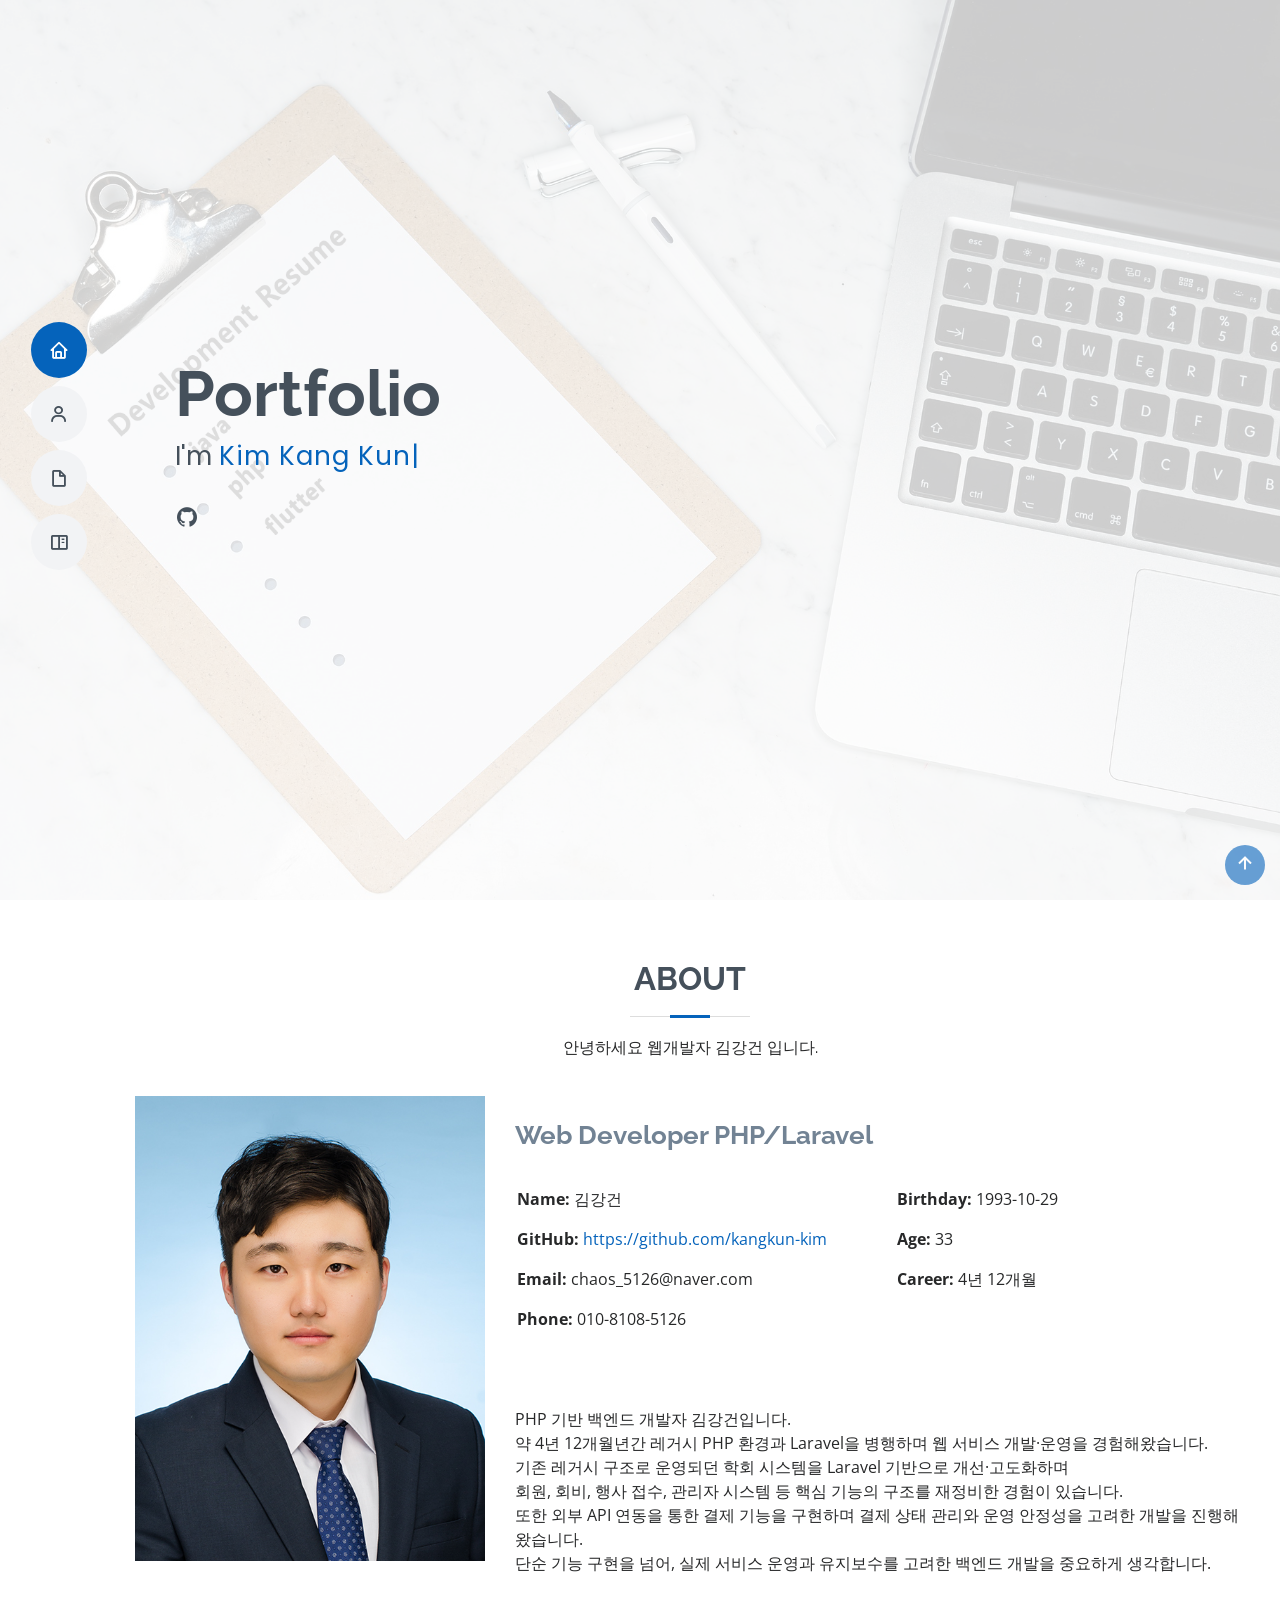
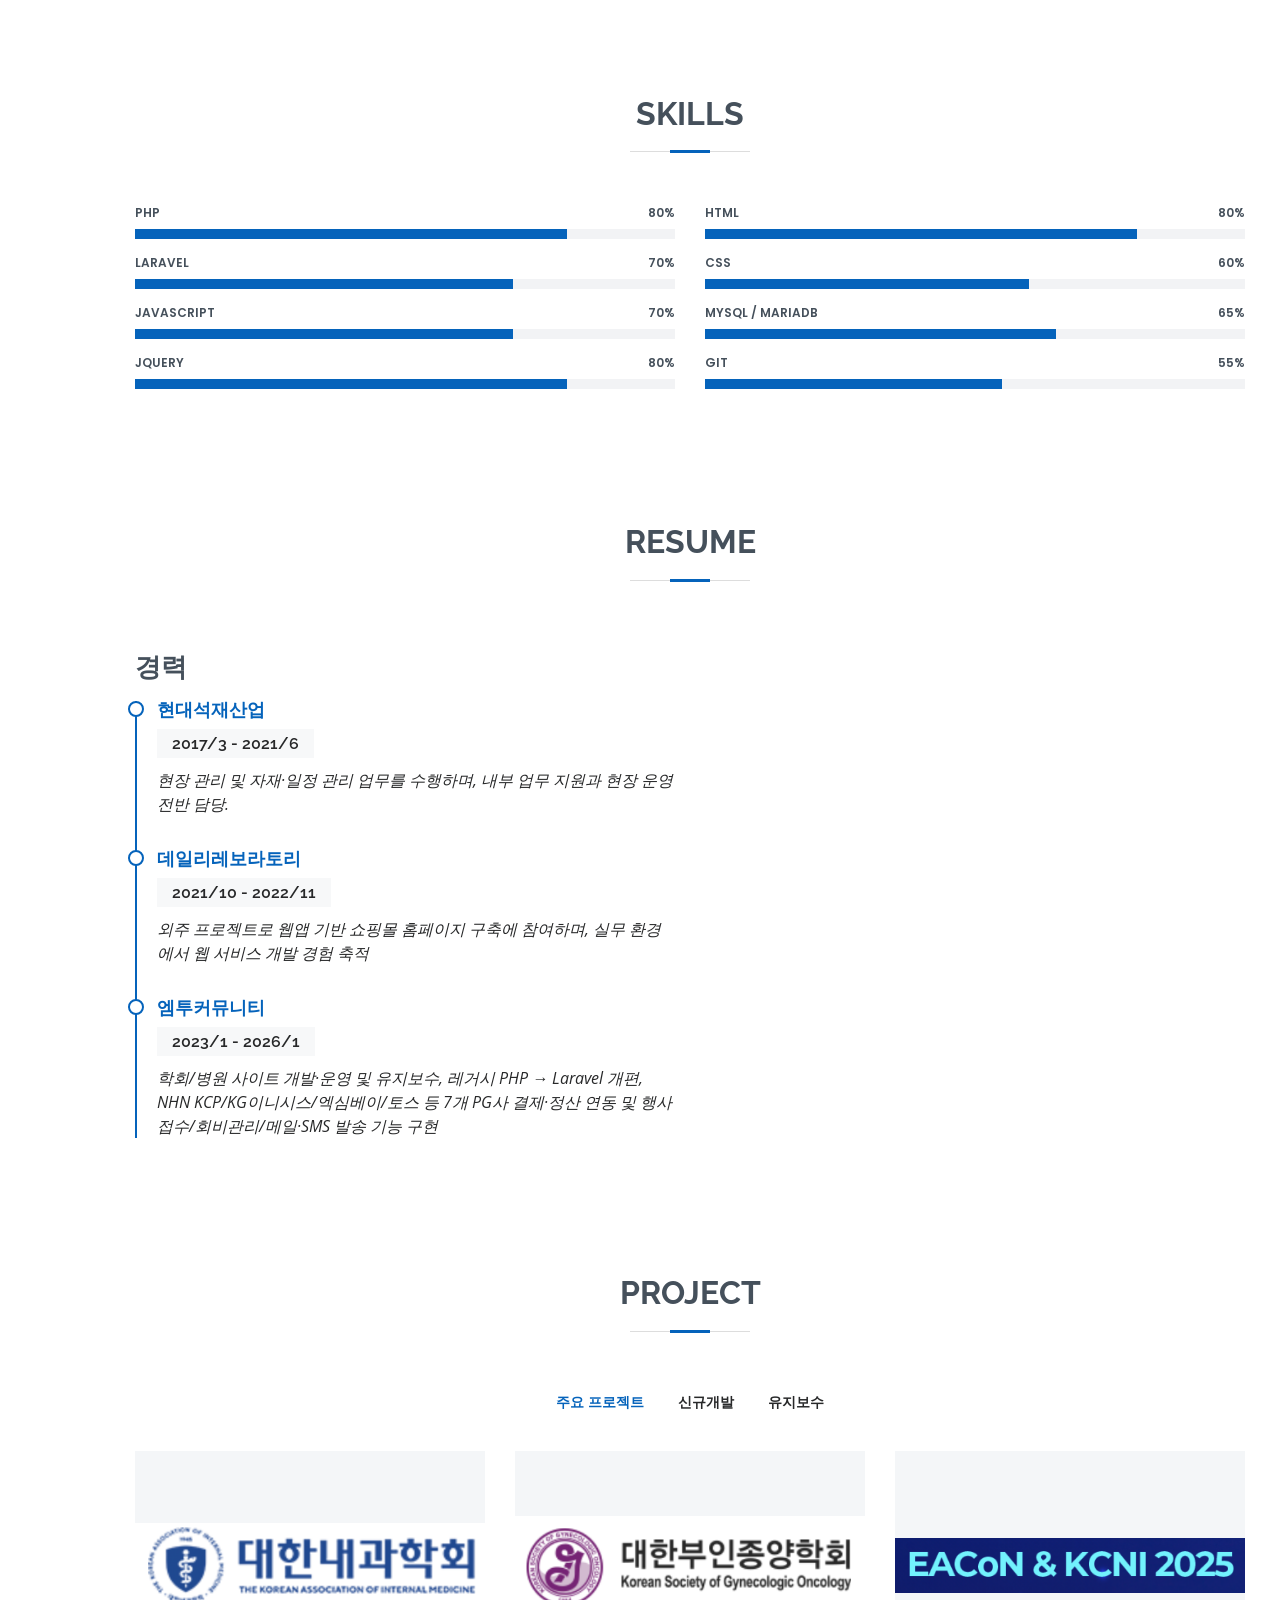
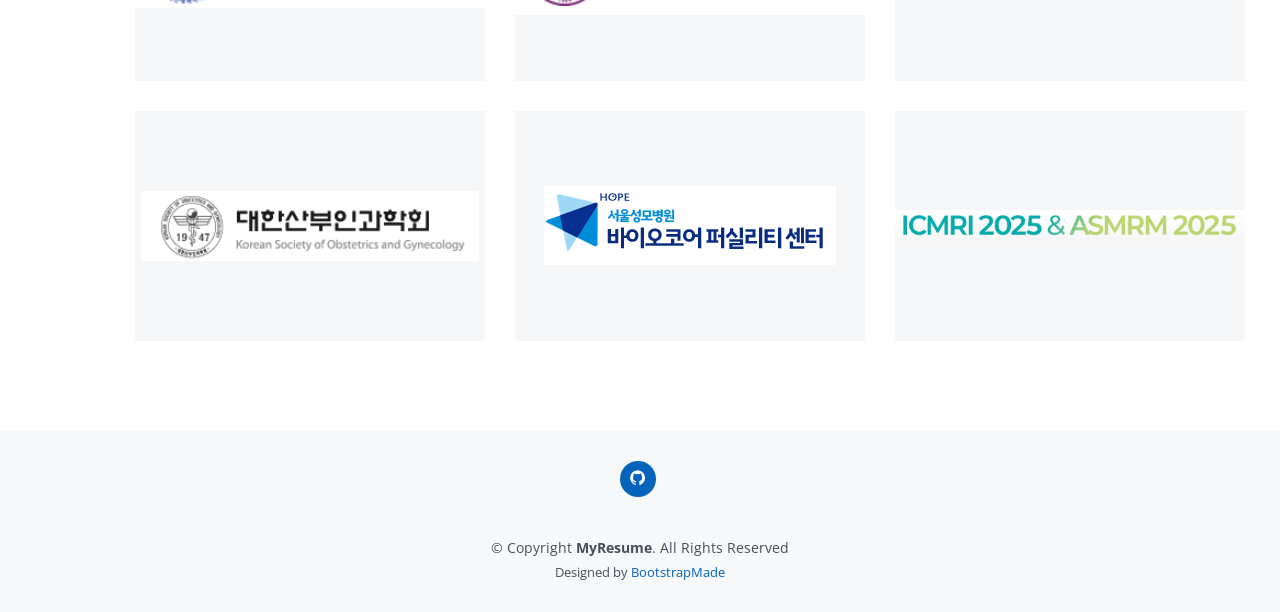
<file: index.html>
<!DOCTYPE html>
<html lang="kr">

<head>
    <meta charset="utf-8">
    <meta content="width=device-width, initial-scale=1.0" name="viewport">

    <title>Portfolio</title>
    <meta content="" name="description">
    <meta content="" name="keywords">

    <meta property="og:title" content="Portfolio" />
    <meta property="og:url" content="http://www.asufi.tk/" />
    <meta property="og:type" content="website" />
    <meta property="og:image" content="./img/hero-bg.png" />
    <meta property="og:title" content="Portfolio" />
    <meta property="og:description" content="Developer Portfolio" />

    <!-- Favicons -->
    <link href="./img/favicon.png" rel="icon">
    <link href="./img/apple-touch-icon.png" rel="apple-touch-icon">

    <!-- Google Fonts -->
    <link
        href="https://fonts.googleapis.com/css?family=Open+Sans:300,300i,400,400i,600,600i,700,700i|Raleway:300,300i,400,400i,500,500i,600,600i,700,700i|Poppins:300,300i,400,400i,500,500i,600,600i,700,700i"
        rel="stylesheet">

    <!-- Vendor CSS Files -->
    <link href="./vendor/bootstrap/css/bootstrap.min.css" rel="stylesheet">
    <link href="./vendor/icofont/icofont.min.css" rel="stylesheet">
    <link href="./vendor/boxicons/css/boxicons.min.css" rel="stylesheet">
    <link href="./vendor/venobox/venobox.css" rel="stylesheet">
    <link href="./vendor/owl.carousel/assets/owl.carousel.min.css" rel="stylesheet">
    <link href="./vendor/aos/aos.css" rel="stylesheet">

    <!-- Template Main CSS File -->
    <link href="./css/style.css" rel="stylesheet">

    <style>
        .portfolio-wrap > img {
            width: 100%;
            max-height: 135.93px;
        }

        .thumb-box {
            width: 100%;
            height: 230px;
            display: flex;
            align-items: center;
            justify-content: center;
            background: #f4f6f8;
        }

        .thumb-box img {
            max-width: 100%;
            max-height: 100%;
            object-fit: contain;
        }
    </style>

    <!-- jquery -->
    <script src="https://ajax.googleapis.com/ajax/libs/jquery/3.5.1/jquery.min.js"></script>
</head>

<body>
    <!-- ======= Mobile nav toggle button ======= -->
    <i class="bi bi-list mobile-nav-toggle d-xl-none"></i>
    <!-- ======= Header ======= -->
    <header id="header" class="d-flex flex-column justify-content-center">

        <nav id="navbar" class="navbar nav-menu">
            <ul>
                <li>
                    <a href="#hero" class="nav-link scrollto active">
                        <i class="bx bx-home"></i>
                        <span>Home</span>
                    </a>
                </li>
                <li>
                    <a href="#about" class="nav-link scrollto">
                        <i class="bx bx-user"></i>
                        <span>About</span>
                    </a>
                </li>
                <li>
                    <a href="#resume" class="nav-link scrollto">
                        <i class="bx bx-file-blank"></i>
                        <span>Resume</span>
                    </a>
                </li>
                <li>
                    <a href="#portfolio" class="nav-link scrollto">
                        <i class="bx bx-book-content"></i>
                        <span>Project</span>
                    </a>
                </li>
            </ul>
        </nav>
        <!-- .nav-menu -->
    </header>
    <!-- End Header -->

    <!-- ======= Hero Section ======= -->
    <section id="hero" class="d-flex flex-column justify-content-center">
        <div class="container" data-aos="zoom-in" data-aos-delay="100">
            <h1>Portfolio</h1>
            <p>I'm <span class="typed" id="typed-text"></span></p>

            <div class="social-links" id="hero-social-links">
            </div>
        </div>
    </section>
    <!-- End Hero -->

    <main id="main">
        <!-- ======= About Section ======= -->
        <section id="about" class="about">
            <div class="container" data-aos="fade-up">

                <div class="section-title">
                    <h2>About</h2>
                    <h6 id="about-greeting"></h6>
                </div>

                <div class="row">
                    <div class="col-lg-4">
                        <img src="./img/profile-img.jpg" class="img-fluid" alt="">
                    </div>
                    <div class="col-lg-8 pt-4 pt-lg-0 content">
                        <br>
                        <h3 id="about-title"></h3>

                        <br>
                        <div class="row">
                            <div class="col-lg-6">
                                <ul id="about-info-left"></ul>
                            </div>

                            <div class="col-lg-6">
                                <ul id="about-info-right"></ul>
                            </div>
                        </div>

                        <br>

                        <p id="about-text"></p>
                    </div>
                </div>

            </div>
        </section>
        <!-- End About Section -->

        <!-- ======= Skills Section ======= -->
        <section id="skills" class="skills section-bg">
            <div class="container" data-aos="fade-up">
                <div class="section-title">
                    <h2>Skills</h2>
                    <p></p>
                </div>

                <div class="row skills-content" id="skills-container">
                </div>
            </div>
        </section>
        <!-- End Skills Section -->

        <!-- ======= Resume Section ======= -->
        <section id="resume" class="resume">
            <div class="container" data-aos="fade-up">
                <div class="section-title">
                    <h2>Resume</h2>
                </div>

                <div class="row">
                    <div class="col-lg-6">
                        <h3 class="resume-title">경력</h3>
                        <div id="resume-container"></div>
                    </div>
                </div>

            </div>
        </section>
        <!-- End Resume Section -->


        <!-- ======= Project Section ======= -->
        <section id="portfolio" class="portfolio section-bg">
            <div class="container" data-aos="fade-up">

                <div class="section-title">
                    <h2>Project</h2>
                
                </div>

                <div class="row">
                    <div class="col-lg-12 d-flex justify-content-center" data-aos="fade-up" data-aos-delay="100">
                        <ul id="portfolio-flters">
                            <li data-filter="*" class="filter-active">주요 프로젝트</li>
                            <li data-filter=".filter-web">신규개발</li>
                            <li data-filter=".filter-app">유지보수</li>
                        </ul>
                    </div>
                </div>

                <div class="row portfolio-container" id="portfolio-container" data-aos="fade-up" data-aos-delay="200">
                </div>

            </div>
        </section>
        <!-- End Portfolio Section -->
    </main>


    <!-- ======= Footer ======= -->
    <footer id="footer">
        <div class="container">
            <div class="social-links" id="footer-social-links">
            </div>

            <div class="copyright">
                &copy; Copyright <strong><span>MyResume</span></strong>. All Rights Reserved
            </div>

            <div class="credits">
                Designed by <a href="https://bootstrapmade.com/">BootstrapMade</a>
            </div>
        </div>
    </footer>
    <!-- End Footer -->

    <a href="#" class="back-to-top"><i class="bx bx-up-arrow-alt"></i></a>
    <div id="preloader"></div>

    <!-- Vendor JS Files -->
    <script src="./vendor/jquery/jquery.min.js"></script>
    <script src="./vendor/bootstrap/js/bootstrap.bundle.min.js"></script>
    <script src="./vendor/jquery.easing/jquery.easing.min.js"></script>
    <script src="./vendor/php-email-form/validate.js"></script>
    <script src="./vendor/waypoints/jquery.waypoints.min.js"></script>
    <script src="./vendor/counterup/counterup.min.js"></script>
    <script src="./vendor/isotope-layout/isotope.pkgd.min.js"></script>
    <script src="./vendor/venobox/venobox.min.js"></script>
    <script src="./vendor/owl.carousel/owl.carousel.min.js"></script>
    <script src="./vendor/typed.js/typed.min.js"></script>
    <script src="./vendor/aos/aos.js"></script>

    <!-- Template Main JS File -->
    <script src="./js/main.js"></script>

    <script>
        let siteData = null;

        const calculateAge = (birthday) => {
            const currentDate = new Date();
            const currentYear = currentDate.getFullYear();
            const currentMonth = currentDate.getMonth();
            const currentDay = currentDate.getDate();

            const birthParts = birthday.split('-');
            const birthDate = new Date(parseInt(birthParts[0]), parseInt(birthParts[1]) - 1, parseInt(birthParts[2]));

            let age = currentYear - birthDate.getFullYear();

            if (currentMonth < birthDate.getMonth() ||
                (currentMonth === birthDate.getMonth() && currentDay < birthDate.getDate())) {
                age--;
            }

            return age;
        }

        const calculateCareer = (careerStart) => {
            const startParts = careerStart.split('-');
            const startDate = new Date(parseInt(startParts[0]), parseInt(startParts[1]) - 1, 1);
            const currentDate = new Date();

            let years = currentDate.getFullYear() - startDate.getFullYear();
            let months = currentDate.getMonth() - startDate.getMonth();

            if (months < 0) {
                years--;
                months += 12;
            }

            months += 1;

            return `${years}년 ${months}개월`;
        }

        const renderSocialLinks = (containerId, profile) => {
            const container = document.getElementById(containerId);
            container.innerHTML = `
                <a href="${profile.github}" class="github"><i class="bx bxl-github"></i></a>
            `;
        }

        const renderHero = (profile) => {
            renderSocialLinks('hero-social-links', profile);

            // typed.js 초기화
            if ($('.typed').length) {
                new Typed('#typed-text', {
                    strings: profile.typedItems,
                    loop: true,
                    typeSpeed: 100,
                    backSpeed: 50,
                    backDelay: 2000
                });
            }
        }

        const renderAbout = (profile) => {
            const career = calculateCareer(profile.careerStart);
            const age = calculateAge(profile.birthday);

            document.getElementById('about-greeting').textContent = `안녕하세요 웹개발자 ${profile.name} 입니다.`;
            document.getElementById('about-title').textContent = profile.title;

            document.getElementById('about-info-left').innerHTML = `
                <li><i class="bi bi-chevron-right"></i> <strong>Name:</strong> <span>${profile.name}</span></li>
                <li><i class="bi bi-chevron-right"></i> <strong>GitHub:</strong> <span><a href="${profile.github}">${profile.github}</a></span></li>
                <li><i class="bi bi-chevron-right"></i> <strong>Email:</strong> <span>${profile.email}</span></li>
                <li><i class="bi bi-chevron-right"></i> <strong>Phone:</strong> <span>${profile.phone}</span></li>
            `;

            document.getElementById('about-info-right').innerHTML = `
                <li><i class="bi bi-chevron-right"></i> <strong>Birthday:</strong> <span>${profile.birthday}</span></li>
                <li><i class="bi bi-chevron-right"></i> <strong>Age:</strong> <span>${age}</span></li>
                <li><i class="bi bi-chevron-right"></i> <strong>Career:</strong> <span>${career}</span></li>
                
            `;

            let aboutText = profile.aboutText.replace(/<span class="career"><\/span>/g, career);
            document.getElementById('about-text').innerHTML = '<br>' + aboutText;

            renderSocialLinks('footer-social-links', profile);
        }

        const renderSkills = (skills) => {
            const container = document.getElementById('skills-container');
            let html = '';

            for (let i = 0; i < skills.length; i += 2) {
                html += '<div class="col-lg-6">';

                // First skill in pair
                html += `
                    <div class="progress">
                        <span class="skill">${skills[i].name} <i class="val">${skills[i].percentage}%</i></span>
                        <div class="progress-bar-wrap">
                            <div class="progress-bar" role="progressbar" aria-valuenow="${skills[i].percentage}" aria-valuemin="0" aria-valuemax="100"></div>
                        </div>
                    </div>
                `;

                // Second skill in pair (if exists)
                if (skills[i + 1]) {
                    html += `
                        <div class="progress">
                            <span class="skill">${skills[i + 1].name} <i class="val">${skills[i + 1].percentage}%</i></span>
                            <div class="progress-bar-wrap">
                                <div class="progress-bar" role="progressbar" aria-valuenow="${skills[i + 1].percentage}" aria-valuemin="0" aria-valuemax="100"></div>
                            </div>
                        </div>
                    `;
                }

                html += '</div>';
            }

            container.innerHTML = html;
        }

        const renderResume = (resume) => {
            const container = document.getElementById('resume-container');
            let html = '';

            resume.forEach(item => {
                html += `
                    <div class="resume-item">
                        <h4>${item.title}</h4>
                        <h5>${item.period}</h5>
                        <p><em>${item.description}</em></p>
                    </div>
                `;
            });

            container.innerHTML = html;
        }

        const renderProjects = (projects) => {
            const container = document.getElementById('portfolio-container');
            let html = '';

            projects.forEach(project => {
                html += `
                    <div class="col-lg-4 col-md-6 portfolio-item ${project.filter}">
                        <div class="portfolio-wrap">
    <div class="thumb-box">
        <img src="${project.thumbnail}" alt="">
    </div>
    <div class="portfolio-info">
                                <h4>${project.name}</h4>

                                <div class="portfolio-links">
                                    <a href="./project.html?name=${project.id}"
                                        data-gall="portfolioDetailsGallery" data-vbtype="iframe" class="venobox"
                                        title="Portfolio Details"><i class="bx bx-link"></i></a>
                                </div>
                            </div>
                        </div>
                    </div>
                `;
            });

            container.innerHTML = html;
        }

        const initIsotope = () => {
            let portfolioContainer = document.querySelector('.portfolio-container');
            if (portfolioContainer) {
                let portfolioIsotope = new Isotope(portfolioContainer, {
                    itemSelector: '.portfolio-item'
                });

                let portfolioFilters = document.querySelectorAll('#portfolio-flters li');

                portfolioFilters.forEach(filter => {
                    filter.addEventListener('click', function(e) {
                        e.preventDefault();
                        portfolioFilters.forEach(el => el.classList.remove('filter-active'));
                        this.classList.add('filter-active');

                        portfolioIsotope.arrange({
                            filter: this.getAttribute('data-filter')
                        });
                    });
                });
            }
        }

        const initVenobox = () => {
            $(document).ready(function() {
                $('.venobox').venobox();
            });
        }

        $(function() {
            fetch('./data.json')
                .then(response => response.json())
                .then(data => {
                    siteData = data;

                    renderHero(data.profile);
                    renderAbout(data.profile);
                    renderSkills(data.skills);
                    renderResume(data.resume);
                    renderProjects(data.projects);

                    // 포트폴리오 필터 재초기화
                    setTimeout(() => {
                        initIsotope();
                        initVenobox();
                    }, 100);
                })
                .catch(error => console.error('Error loading data:', error));
        });
    </script>

</body>

</html>
</file>
<file: vendor/venobox/venobox.css>
/* ------ venobox.css --------*/
.vbox-overlay *, .vbox-overlay *:before, .vbox-overlay *:after{
    -webkit-backface-visibility: hidden;
    -webkit-box-sizing:border-box;
    -moz-box-sizing:border-box;
    box-sizing:border-box;
}
.vbox-overlay * { 
    -webkit-backface-visibility: visible;
    backface-visibility: visible;
}
.vbox-overlay{
    display: -webkit-flex;
    display: flex;
    -webkit-flex-direction: column;
    flex-direction: column;
    -webkit-justify-content: center;
    justify-content: center;
    -webkit-align-items: center;
    align-items: center;
    position: fixed;
    left: 0;
    top: 0;
    bottom: 0;
    right: 0;
    z-index: 999999;
}

/* ----- navigation ----- */
.vbox-title{
    width: 100%;
    height: 40px;
    float: left;
    text-align: center;
    line-height: 28px;
    font-size: 12px;
    padding: 6px 50px;
    overflow: hidden;
    position: fixed;
    display: none;
    left: 0;
    z-index: 89;
}
.vbox-close{
    cursor: pointer;
    position: fixed;
    top: -1px;
    right: 0;
    width: 50px;
    height: 40px;
    padding: 6px;
    display: block;
    background-position:10px center;
    overflow: hidden;
    font-size: 24px;
    line-height: 1;
    text-align: center;
    z-index: 99;
}
.vbox-left{
    cursor: pointer;
    position: fixed;
    left: 0;
    height: 40px;
    overflow: hidden;
    line-height: 28px;
    font-size: 12px;
    z-index: 99;
    display: flex;
    align-items:center;
}
.vbox-num{
    display: inline-block;
    margin: 6px 0 6px 15px;
}
/* ----- Social share ----- */
.vbox-share{
    line-height: 28px;
    font-size: 12px;
    overflow: hidden;
    position: fixed;
    left: 0;
    z-index: 98;
    display: flex;
    align-items:center;
    justify-content: center;
    width: 100%;
    text-align: center;
}
.vbox-share svg{
    max-height: 28px;
    width: 28px;
    z-index: 10;
    margin-left: 12px;
    margin-top: 6px;
    margin-bottom: 6px;
    vertical-align: middle;
}


/* ----- navigation ARROWS ----- */
.vbox-next, .vbox-prev{
    position: fixed;
    top: 50%;
    margin-top: -15px;
    overflow: hidden;
    cursor: pointer;
    display: block;
    width: 45px;
    height: 45px;
    z-index: 99;
}
.vbox-next span, .vbox-prev span{
    position: relative;
    width: 20px;
    height: 20px;
    border: 2px solid transparent;
    border-top-color: #B6B6B6;
    border-right-color: #B6B6B6;
    text-indent: -100px;
    position: absolute;
    top: 8px;
    display: block;
}
.vbox-prev{
    left: 15px;
}
.vbox-next{
    right: 15px;
}
.vbox-prev span{
    left: 10px;
    -ms-transform: rotate(-135deg);
    -webkit-transform: rotate(-135deg);
    transform: rotate(-135deg);
}
.vbox-next span{
    -ms-transform: rotate(45deg);
    -webkit-transform: rotate(45deg);
    transform: rotate(45deg);
    right: 10px;
}
/* ------- inline window ------ */
.vbox-inline{
    width: 420px;
    height: 315px;
    height: 70vh;
    padding: 10px;
    background: #fff;
    margin: 0 auto;
    overflow: auto;
    text-align: left;
}
/* ------- Video & iFrames window ------ */
.venoframe{
    max-width: 100%;
    width: 100%;
    border: none;
    width: 100%;
    height: 260px;
    height: 70vh;
}
.venoframe.vbvid{
    height: 260px;
}
@media (min-width: 768px) {
    .venoframe, .vbox-inline{
        width: 90%;
        height: 360px;
        height: 70vh;
    }
    .venoframe.vbvid{
        width: 640px;
        height: 360px;
    }
}
@media (min-width: 992px) {
    .venoframe, .vbox-inline{
        max-width: 1200px;
        width: 80%;
        height: 540px;
        height: 70vh;
    }
    .venoframe.vbvid{
        width: 960px;
        height: 540px;
    }
}
/* 
Please do NOT edit this part! 
or at least read this note: http://i.imgur.com/7C0ws9e.gif
*/
.vbox-open{
    overflow: hidden;
}
.vbox-container{
    position: absolute;
    left: 0;
    right: 0;
    top: 0;
    bottom: 0;
    overflow-x: hidden;
    overflow-y: scroll;
    overflow-scrolling: touch;
    -webkit-overflow-scrolling: touch;
    z-index: 20;
    max-height: 100%;

}

.vbox-content{
    text-align: center;
    float: left;
    width: 100%;
    position: relative;
    overflow: hidden;
    padding: 20px 4%;
}
.vbox-container img{
    max-width: 100%;
    height: auto;
}
.vbox-figlio{
    box-shadow: 0 0 12px rgba(0,0,0,0.19), 0 6px 6px rgba(0,0,0,0.23);
    max-width: 100%;
    text-align: initial;
}
img.vbox-figlio{
    -webkit-user-select: none;
-khtml-user-select: none;
-moz-user-select: none;
-o-user-select: none;
user-select: none;
}
.vbox-content.swipe-left{
    margin-left: -200px !important;
}
.vbox-content.swipe-right{
    margin-left: 200px !important;
}
.vbox-animated{
    webkit-transition: margin 300ms ease-out;
    transition: margin 300ms ease-out;
}

/* ---------- preloader ----------
 * SPINKIT 
 * http://tobiasahlin.com/spinkit/
-------------------------------- */
.sk-double-bounce,.sk-rotating-plane{width:40px;height:40px;margin:40px auto}.sk-rotating-plane{background-color:#333;-webkit-animation:sk-rotatePlane 1.2s infinite ease-in-out;animation:sk-rotatePlane 1.2s infinite ease-in-out}@-webkit-keyframes sk-rotatePlane{0%{-webkit-transform:perspective(120px) rotateX(0) rotateY(0);transform:perspective(120px) rotateX(0) rotateY(0)}50%{-webkit-transform:perspective(120px) rotateX(-180.1deg) rotateY(0);transform:perspective(120px) rotateX(-180.1deg) rotateY(0)}100%{-webkit-transform:perspective(120px) rotateX(-180deg) rotateY(-179.9deg);transform:perspective(120px) rotateX(-180deg) rotateY(-179.9deg)}}@keyframes sk-rotatePlane{0%{-webkit-transform:perspective(120px) rotateX(0) rotateY(0);transform:perspective(120px) rotateX(0) rotateY(0)}50%{-webkit-transform:perspective(120px) rotateX(-180.1deg) rotateY(0);transform:perspective(120px) rotateX(-180.1deg) rotateY(0)}100%{-webkit-transform:perspective(120px) rotateX(-180deg) rotateY(-179.9deg);transform:perspective(120px) rotateX(-180deg) rotateY(-179.9deg)}}.sk-double-bounce{position:relative}.sk-double-bounce .sk-child{width:100%;height:100%;border-radius:50%;background-color:#333;opacity:.6;position:absolute;top:0;left:0;-webkit-animation:sk-doubleBounce 2s infinite ease-in-out;animation:sk-doubleBounce 2s infinite ease-in-out}.sk-chasing-dots .sk-child,.sk-spinner-pulse,.sk-three-bounce .sk-child{background-color:#333;border-radius:100%}.sk-double-bounce .sk-double-bounce2{-webkit-animation-delay:-1s;animation-delay:-1s}@-webkit-keyframes sk-doubleBounce{0%,100%{-webkit-transform:scale(0);transform:scale(0)}50%{-webkit-transform:scale(1);transform:scale(1)}}@keyframes sk-doubleBounce{0%,100%{-webkit-transform:scale(0);transform:scale(0)}50%{-webkit-transform:scale(1);transform:scale(1)}}.sk-wave{margin:40px auto;width:50px;height:40px;text-align:center;font-size:10px}.sk-wave .sk-rect{background-color:#333;height:100%;width:6px;display:inline-block;-webkit-animation:sk-waveStretchDelay 1.2s infinite ease-in-out;animation:sk-waveStretchDelay 1.2s infinite ease-in-out}.sk-wave .sk-rect1{-webkit-animation-delay:-1.2s;animation-delay:-1.2s}.sk-wave .sk-rect2{-webkit-animation-delay:-1.1s;animation-delay:-1.1s}.sk-wave .sk-rect3{-webkit-animation-delay:-1s;animation-delay:-1s}.sk-wave .sk-rect4{-webkit-animation-delay:-.9s;animation-delay:-.9s}.sk-wave .sk-rect5{-webkit-animation-delay:-.8s;animation-delay:-.8s}@-webkit-keyframes sk-waveStretchDelay{0%,100%,40%{-webkit-transform:scaleY(.4);transform:scaleY(.4)}20%{-webkit-transform:scaleY(1);transform:scaleY(1)}}@keyframes sk-waveStretchDelay{0%,100%,40%{-webkit-transform:scaleY(.4);transform:scaleY(.4)}20%{-webkit-transform:scaleY(1);transform:scaleY(1)}}.sk-wandering-cubes{margin:40px auto;width:40px;height:40px;position:relative}.sk-wandering-cubes .sk-cube{background-color:#333;width:10px;height:10px;position:absolute;top:0;left:0;-webkit-animation:sk-wanderingCube 1.8s ease-in-out -1.8s infinite both;animation:sk-wanderingCube 1.8s ease-in-out -1.8s infinite both}.sk-chasing-dots,.sk-spinner-pulse{width:40px;height:40px;margin:40px auto}.sk-wandering-cubes .sk-cube2{-webkit-animation-delay:-.9s;animation-delay:-.9s}@-webkit-keyframes sk-wanderingCube{0%{-webkit-transform:rotate(0);transform:rotate(0)}25%{-webkit-transform:translateX(30px) rotate(-90deg) scale(.5);transform:translateX(30px) rotate(-90deg) scale(.5)}50%{-webkit-transform:translateX(30px) translateY(30px) rotate(-179deg);transform:translateX(30px) translateY(30px) rotate(-179deg)}50.1%{-webkit-transform:translateX(30px) translateY(30px) rotate(-180deg);transform:translateX(30px) translateY(30px) rotate(-180deg)}75%{-webkit-transform:translateX(0) translateY(30px) rotate(-270deg) scale(.5);transform:translateX(0) translateY(30px) rotate(-270deg) scale(.5)}100%{-webkit-transform:rotate(-360deg);transform:rotate(-360deg)}}@keyframes sk-wanderingCube{0%{-webkit-transform:rotate(0);transform:rotate(0)}25%{-webkit-transform:translateX(30px) rotate(-90deg) scale(.5);transform:translateX(30px) rotate(-90deg) scale(.5)}50%{-webkit-transform:translateX(30px) translateY(30px) rotate(-179deg);transform:translateX(30px) translateY(30px) rotate(-179deg)}50.1%{-webkit-transform:translateX(30px) translateY(30px) rotate(-180deg);transform:translateX(30px) translateY(30px) rotate(-180deg)}75%{-webkit-transform:translateX(0) translateY(30px) rotate(-270deg) scale(.5);transform:translateX(0) translateY(30px) rotate(-270deg) scale(.5)}100%{-webkit-transform:rotate(-360deg);transform:rotate(-360deg)}}.sk-spinner-pulse{-webkit-animation:sk-pulseScaleOut 1s infinite ease-in-out;animation:sk-pulseScaleOut 1s infinite ease-in-out}@-webkit-keyframes sk-pulseScaleOut{0%{-webkit-transform:scale(0);transform:scale(0)}100%{-webkit-transform:scale(1);transform:scale(1);opacity:0}}@keyframes sk-pulseScaleOut{0%{-webkit-transform:scale(0);transform:scale(0)}100%{-webkit-transform:scale(1);transform:scale(1);opacity:0}}.sk-chasing-dots{position:relative;text-align:center;-webkit-animation:sk-chasingDotsRotate 2s infinite linear;animation:sk-chasingDotsRotate 2s infinite linear}.sk-chasing-dots .sk-child{width:60%;height:60%;display:inline-block;position:absolute;top:0;-webkit-animation:sk-chasingDotsBounce 2s infinite ease-in-out;animation:sk-chasingDotsBounce 2s infinite ease-in-out}.sk-chasing-dots .sk-dot2{top:auto;bottom:0;-webkit-animation-delay:-1s;animation-delay:-1s}@-webkit-keyframes sk-chasingDotsRotate{100%{-webkit-transform:rotate(360deg);transform:rotate(360deg)}}@keyframes sk-chasingDotsRotate{100%{-webkit-transform:rotate(360deg);transform:rotate(360deg)}}@-webkit-keyframes sk-chasingDotsBounce{0%,100%{-webkit-transform:scale(0);transform:scale(0)}50%{-webkit-transform:scale(1);transform:scale(1)}}@keyframes sk-chasingDotsBounce{0%,100%{-webkit-transform:scale(0);transform:scale(0)}50%{-webkit-transform:scale(1);transform:scale(1)}}.sk-three-bounce{margin:40px auto;width:80px;text-align:center}.sk-three-bounce .sk-child{width:20px;height:20px;display:inline-block;-webkit-animation:sk-three-bounce 1.4s ease-in-out 0s infinite both;animation:sk-three-bounce 1.4s ease-in-out 0s infinite both}.sk-circle .sk-child:before,.sk-fading-circle .sk-circle:before{display:block;border-radius:100%;content:'';background-color:#333}.sk-three-bounce .sk-bounce1{-webkit-animation-delay:-.32s;animation-delay:-.32s}.sk-three-bounce .sk-bounce2{-webkit-animation-delay:-.16s;animation-delay:-.16s}@-webkit-keyframes sk-three-bounce{0%,100%,80%{-webkit-transform:scale(0);transform:scale(0)}40%{-webkit-transform:scale(1);transform:scale(1)}}@keyframes sk-three-bounce{0%,100%,80%{-webkit-transform:scale(0);transform:scale(0)}40%{-webkit-transform:scale(1);transform:scale(1)}}.sk-circle{margin:40px auto;width:40px;height:40px;position:relative}.sk-circle .sk-child{width:100%;height:100%;position:absolute;left:0;top:0}.sk-circle .sk-child:before{margin:0 auto;width:15%;height:15%;-webkit-animation:sk-circleBounceDelay 1.2s infinite ease-in-out both;animation:sk-circleBounceDelay 1.2s infinite ease-in-out both}.sk-circle .sk-circle2{-webkit-transform:rotate(30deg);-ms-transform:rotate(30deg);transform:rotate(30deg)}.sk-circle .sk-circle3{-webkit-transform:rotate(60deg);-ms-transform:rotate(60deg);transform:rotate(60deg)}.sk-circle .sk-circle4{-webkit-transform:rotate(90deg);-ms-transform:rotate(90deg);transform:rotate(90deg)}.sk-circle .sk-circle5{-webkit-transform:rotate(120deg);-ms-transform:rotate(120deg);transform:rotate(120deg)}.sk-circle .sk-circle6{-webkit-transform:rotate(150deg);-ms-transform:rotate(150deg);transform:rotate(150deg)}.sk-circle .sk-circle7{-webkit-transform:rotate(180deg);-ms-transform:rotate(180deg);transform:rotate(180deg)}.sk-circle .sk-circle8{-webkit-transform:rotate(210deg);-ms-transform:rotate(210deg);transform:rotate(210deg)}.sk-circle .sk-circle9{-webkit-transform:rotate(240deg);-ms-transform:rotate(240deg);transform:rotate(240deg)}.sk-circle .sk-circle10{-webkit-transform:rotate(270deg);-ms-transform:rotate(270deg);transform:rotate(270deg)}.sk-circle .sk-circle11{-webkit-transform:rotate(300deg);-ms-transform:rotate(300deg);transform:rotate(300deg)}.sk-circle .sk-circle12{-webkit-transform:rotate(330deg);-ms-transform:rotate(330deg);transform:rotate(330deg)}.sk-circle .sk-circle2:before{-webkit-animation-delay:-1.1s;animation-delay:-1.1s}.sk-circle .sk-circle3:before{-webkit-animation-delay:-1s;animation-delay:-1s}.sk-circle .sk-circle4:before{-webkit-animation-delay:-.9s;animation-delay:-.9s}.sk-circle .sk-circle5:before{-webkit-animation-delay:-.8s;animation-delay:-.8s}.sk-circle .sk-circle6:before{-webkit-animation-delay:-.7s;animation-delay:-.7s}.sk-circle .sk-circle7:before{-webkit-animation-delay:-.6s;animation-delay:-.6s}.sk-circle .sk-circle8:before{-webkit-animation-delay:-.5s;animation-delay:-.5s}.sk-circle .sk-circle9:before{-webkit-animation-delay:-.4s;animation-delay:-.4s}.sk-circle .sk-circle10:before{-webkit-animation-delay:-.3s;animation-delay:-.3s}.sk-circle .sk-circle11:before{-webkit-animation-delay:-.2s;animation-delay:-.2s}.sk-circle .sk-circle12:before{-webkit-animation-delay:-.1s;animation-delay:-.1s}@-webkit-keyframes sk-circleBounceDelay{0%,100%,80%{-webkit-transform:scale(0);transform:scale(0)}40%{-webkit-transform:scale(1);transform:scale(1)}}@keyframes sk-circleBounceDelay{0%,100%,80%{-webkit-transform:scale(0);transform:scale(0)}40%{-webkit-transform:scale(1);transform:scale(1)}}.sk-cube-grid{width:40px;height:40px;margin:40px auto}.sk-cube-grid .sk-cube{width:33.33%;height:33.33%;background-color:#333;float:left;-webkit-animation:sk-cubeGridScaleDelay 1.3s infinite ease-in-out;animation:sk-cubeGridScaleDelay 1.3s infinite ease-in-out}.sk-cube-grid .sk-cube1{-webkit-animation-delay:.2s;animation-delay:.2s}.sk-cube-grid .sk-cube2{-webkit-animation-delay:.3s;animation-delay:.3s}.sk-cube-grid .sk-cube3{-webkit-animation-delay:.4s;animation-delay:.4s}.sk-cube-grid .sk-cube4{-webkit-animation-delay:.1s;animation-delay:.1s}.sk-cube-grid .sk-cube5{-webkit-animation-delay:.2s;animation-delay:.2s}.sk-cube-grid .sk-cube6{-webkit-animation-delay:.3s;animation-delay:.3s}.sk-cube-grid .sk-cube7{-webkit-animation-delay:0ms;animation-delay:0ms}.sk-cube-grid .sk-cube8{-webkit-animation-delay:.1s;animation-delay:.1s}.sk-cube-grid .sk-cube9{-webkit-animation-delay:.2s;animation-delay:.2s}@-webkit-keyframes sk-cubeGridScaleDelay{0%,100%,70%{-webkit-transform:scale3D(1,1,1);transform:scale3D(1,1,1)}35%{-webkit-transform:scale3D(0,0,1);transform:scale3D(0,0,1)}}@keyframes sk-cubeGridScaleDelay{0%,100%,70%{-webkit-transform:scale3D(1,1,1);transform:scale3D(1,1,1)}35%{-webkit-transform:scale3D(0,0,1);transform:scale3D(0,0,1)}}.sk-fading-circle{margin:40px auto;width:40px;height:40px;position:relative}.sk-fading-circle .sk-circle{width:100%;height:100%;position:absolute;left:0;top:0}.sk-fading-circle .sk-circle:before{margin:0 auto;width:15%;height:15%;-webkit-animation:sk-circleFadeDelay 1.2s infinite ease-in-out both;animation:sk-circleFadeDelay 1.2s infinite ease-in-out both}.sk-fading-circle .sk-circle2{-webkit-transform:rotate(30deg);-ms-transform:rotate(30deg);transform:rotate(30deg)}.sk-fading-circle .sk-circle3{-webkit-transform:rotate(60deg);-ms-transform:rotate(60deg);transform:rotate(60deg)}.sk-fading-circle .sk-circle4{-webkit-transform:rotate(90deg);-ms-transform:rotate(90deg);transform:rotate(90deg)}.sk-fading-circle .sk-circle5{-webkit-transform:rotate(120deg);-ms-transform:rotate(120deg);transform:rotate(120deg)}.sk-fading-circle .sk-circle6{-webkit-transform:rotate(150deg);-ms-transform:rotate(150deg);transform:rotate(150deg)}.sk-fading-circle .sk-circle7{-webkit-transform:rotate(180deg);-ms-transform:rotate(180deg);transform:rotate(180deg)}.sk-fading-circle .sk-circle8{-webkit-transform:rotate(210deg);-ms-transform:rotate(210deg);transform:rotate(210deg)}.sk-fading-circle .sk-circle9{-webkit-transform:rotate(240deg);-ms-transform:rotate(240deg);transform:rotate(240deg)}.sk-fading-circle .sk-circle10{-webkit-transform:rotate(270deg);-ms-transform:rotate(270deg);transform:rotate(270deg)}.sk-fading-circle .sk-circle11{-webkit-transform:rotate(300deg);-ms-transform:rotate(300deg);transform:rotate(300deg)}.sk-fading-circle .sk-circle12{-webkit-transform:rotate(330deg);-ms-transform:rotate(330deg);transform:rotate(330deg)}.sk-fading-circle .sk-circle2:before{-webkit-animation-delay:-1.1s;animation-delay:-1.1s}.sk-fading-circle .sk-circle3:before{-webkit-animation-delay:-1s;animation-delay:-1s}.sk-fading-circle .sk-circle4:before{-webkit-animation-delay:-.9s;animation-delay:-.9s}.sk-fading-circle .sk-circle5:before{-webkit-animation-delay:-.8s;animation-delay:-.8s}.sk-fading-circle .sk-circle6:before{-webkit-animation-delay:-.7s;animation-delay:-.7s}.sk-fading-circle .sk-circle7:before{-webkit-animation-delay:-.6s;animation-delay:-.6s}.sk-fading-circle .sk-circle8:before{-webkit-animation-delay:-.5s;animation-delay:-.5s}.sk-fading-circle .sk-circle9:before{-webkit-animation-delay:-.4s;animation-delay:-.4s}.sk-fading-circle .sk-circle10:before{-webkit-animation-delay:-.3s;animation-delay:-.3s}.sk-fading-circle .sk-circle11:before{-webkit-animation-delay:-.2s;animation-delay:-.2s}.sk-fading-circle .sk-circle12:before{-webkit-animation-delay:-.1s;animation-delay:-.1s}@-webkit-keyframes sk-circleFadeDelay{0%,100%,39%{opacity:0}40%{opacity:1}}@keyframes sk-circleFadeDelay{0%,100%,39%{opacity:0}40%{opacity:1}}.sk-folding-cube{margin:40px auto;width:40px;height:40px;position:relative;-webkit-transform:rotateZ(45deg);transform:rotateZ(45deg)}.sk-folding-cube .sk-cube{float:left;width:50%;height:50%;position:relative;-webkit-transform:scale(1.1);-ms-transform:scale(1.1);transform:scale(1.1)}.sk-folding-cube .sk-cube:before{content:'';position:absolute;top:0;left:0;width:100%;height:100%;background-color:#333;-webkit-animation:sk-foldCubeAngle 2.4s infinite linear both;animation:sk-foldCubeAngle 2.4s infinite linear both;-webkit-transform-origin:100% 100%;-ms-transform-origin:100% 100%;transform-origin:100% 100%}.sk-folding-cube .sk-cube2{-webkit-transform:scale(1.1) rotateZ(90deg);transform:scale(1.1) rotateZ(90deg)}.sk-folding-cube .sk-cube3{-webkit-transform:scale(1.1) rotateZ(180deg);transform:scale(1.1) rotateZ(180deg)}.sk-folding-cube .sk-cube4{-webkit-transform:scale(1.1) rotateZ(270deg);transform:scale(1.1) rotateZ(270deg)}.sk-folding-cube .sk-cube2:before{-webkit-animation-delay:.3s;animation-delay:.3s}.sk-folding-cube .sk-cube3:before{-webkit-animation-delay:.6s;animation-delay:.6s}.sk-folding-cube .sk-cube4:before{-webkit-animation-delay:.9s;animation-delay:.9s}@-webkit-keyframes sk-foldCubeAngle{0%,10%{-webkit-transform:perspective(140px) rotateX(-180deg);transform:perspective(140px) rotateX(-180deg);opacity:0}25%,75%{-webkit-transform:perspective(140px) rotateX(0);transform:perspective(140px) rotateX(0);opacity:1}100%,90%{-webkit-transform:perspective(140px) rotateY(180deg);transform:perspective(140px) rotateY(180deg);opacity:0}}@keyframes sk-foldCubeAngle{0%,10%{-webkit-transform:perspective(140px) rotateX(-180deg);transform:perspective(140px) rotateX(-180deg);opacity:0}25%,75%{-webkit-transform:perspective(140px) rotateX(0);transform:perspective(140px) rotateX(0);opacity:1}100%,90%{-webkit-transform:perspective(140px) rotateY(180deg);transform:perspective(140px) rotateY(180deg);opacity:0}}
</file>
<file: css/style.css>
/**
* Template Name: MyResume - v2.1.0
* Template URL: https://bootstrapmade.com/free-html-bootstrap-template-my-resume/
* Author: BootstrapMade.com
* License: https://bootstrapmade.com/license/
*/

/*--------------------------------------------------------------
# General
--------------------------------------------------------------*/
body {
  font-family: "Open Sans", sans-serif;
  color: #272829;
}

a {
  color: #0563bb;
}

a:hover {
  color: #067ded;
  text-decoration: none;
}

h1, h2, h3, h4, h5, h6 {
  font-family: "Raleway", sans-serif;
}

#contactFormbutton {
    background: #0563bb;
    border: 0;
    padding: 10px 35px;
    color: #fff;
    transition: 0.4s;
    border-radius: 50px;
  }

  #contactFormbutton {
    background: #0678e3;
  }

/*--------------------------------------------------------------
# Back to top button
--------------------------------------------------------------*/
.back-to-top {
  position: fixed;
  display: none;
  width: 40px;
  height: 40px;
  border-radius: 50px;
  right: 15px;
  bottom: 15px;
  background: #0563bb;
  color: #fff;
  transition: display 0.5s ease-in-out;
  z-index: 99999;
}

.back-to-top i {
  font-size: 24px;
  position: absolute;
  top: 7px;
  left: 8px;
}

.back-to-top:hover {
  color: #fff;
  background: #0678e3;
  transition: background 0.2s ease-in-out;
}

/*--------------------------------------------------------------
# Preloader
--------------------------------------------------------------*/
#preloader {
  position: fixed;
  top: 0;
  left: 0;
  right: 0;
  bottom: 0;
  z-index: 9999;
  overflow: hidden;
  background: #fff;
}

#preloader:before {
  content: "";
  position: fixed;
  top: calc(50% - 30px);
  left: calc(50% - 30px);
  border: 6px solid #0563bb;
  border-top-color: #fff;
  border-bottom-color: #fff;
  border-radius: 50%;
  width: 60px;
  height: 60px;
  -webkit-animation: animate-preloader 1s linear infinite;
  animation: animate-preloader 1s linear infinite;
}

@-webkit-keyframes animate-preloader {
  0% {
    transform: rotate(0deg);
  }
  100% {
    transform: rotate(360deg);
  }
}

@keyframes animate-preloader {
  0% {
    transform: rotate(0deg);
  }
  100% {
    transform: rotate(360deg);
  }
}

/*--------------------------------------------------------------
# Disable aos animation delay on mobile devices
--------------------------------------------------------------*/
@media screen and (max-width: 768px) {
  [data-aos-delay] {
    transition-delay: 0 !important;
  }
}

/*--------------------------------------------------------------
# Header
--------------------------------------------------------------*/
#header {
  position: fixed;
  top: 0;
  left: 0;
  bottom: 0;
  z-index: 9997;
  transition: all 0.5s;
  padding: 15px;
  overflow-y: auto;
}

@media (max-width: 992px) {
  #header {
    width: 300px;
    background: #fff;
    border-right: 1px solid #e6e9ec;
    left: -300px;
  }
}

@media (min-width: 992px) {
  #main {
    margin-left: 100px;
  }
}

/*--------------------------------------------------------------
# Navigation Menu
--------------------------------------------------------------*/
/* Desktop Navigation */
.nav-menu * {
  margin: 0;
  padding: 0;
  list-style: none;
}

.nav-menu > ul > li {
  position: relative;
  white-space: nowrap;
}

.nav-menu a {
  display: flex;
  align-items: center;
  color: #45505b;
  padding: 10px 18px;
  margin-bottom: 8px;
  transition: 0.3s;
  font-size: 15px;
  border-radius: 50px;
  background: #f2f3f5;
  height: 56px;
  width: 100%;
  overflow: hidden;
  transition: 0.3s;
}

.nav-menu a i {
  font-size: 20px;
}

.nav-menu a span {
  padding: 0 5px 0 7px;
  color: #45505b;
}

@media (min-width: 992px) {
  .nav-menu a {
    width: 56px;
  }
  .nav-menu a span {
    display: none;
    color: #fff;
  }
}

.nav-menu a:hover, .nav-menu .active > a, .nav-menu li:hover > a {
  color: #fff;
  background: #0563bb;
}

.nav-menu a:hover span, .nav-menu .active > a span, .nav-menu li:hover > a span {
  color: #fff;
}

.nav-menu a:hover, .nav-menu li:hover > a {
  width: 100%;
  color: #fff;
}

.nav-menu a:hover span, .nav-menu li:hover > a span {
  display: block;
}

/* Mobile Navigation */
.mobile-nav-toggle {
  position: fixed;
  right: 15px;
  top: 15px;
  z-index: 9998;
  border: 0;
  background: none;
  font-size: 24px;
  transition: all 0.4s;
  outline: none !important;
  line-height: 1;
  cursor: pointer;
  text-align: right;
}

.mobile-nav-toggle i {
  color: #45505b;
}

.mobile-nav-active {
  overflow: hidden;
}

.mobile-nav-active #header {
  left: 0;
}

.mobile-nav-active .mobile-nav-toggle i {
  color: #0563bb;
}

/*--------------------------------------------------------------
# Hero Section
--------------------------------------------------------------*/
#hero {
  width: 100%;
  height: 100vh;
  background: url("../img/hero-bg.jpg") top right no-repeat;
  background-size: cover;
  position: relative;
}

@media (min-width: 992px) {
  #hero {
    padding-left: 160px;
  }
}

#hero:before {
  content: "";
  background: rgba(255, 255, 255, 0.8);
  position: absolute;
  bottom: 0;
  top: 0;
  left: 0;
  right: 0;
}

#hero h1 {
  margin: 0;
  font-size: 64px;
  font-weight: 700;
  line-height: 56px;
  color: #45505b;
}

#hero p {
  color: #45505b;
  margin: 15px 0 0 0;
  font-size: 26px;
  font-family: "Poppins", sans-serif;
}

#hero p span {
  color: #0563bb;
  letter-spacing: 1px;
}

#hero .social-links {
  margin-top: 30px;
}

#hero .social-links a {
  font-size: 24px;
  display: inline-block;
  color: #45505b;
  line-height: 1;
  margin-right: 20px;
  transition: 0.3s;
}

#hero .social-links a:hover {
  color: #0563bb;
}

@media (max-width: 992px) {
  #hero {
    text-align: center;
  }
  #hero h1 {
    font-size: 32px;
    line-height: 36px;
  }
  #hero p {
    margin-top: 10px;
    font-size: 20px;
    line-height: 24px;
  }
}

/*--------------------------------------------------------------
# Sections General
--------------------------------------------------------------*/
section {
  padding: 60px 0;
  overflow: hidden;
}

.section-title {
  text-align: center;
  padding-bottom: 30px;
}

.section-title h2 {
  font-size: 32px;
  font-weight: bold;
  text-transform: uppercase;
  margin-bottom: 20px;
  padding-bottom: 20px;
  position: relative;
  color: #45505b;
}

.section-title h2::before {
  content: '';
  position: absolute;
  display: block;
  width: 120px;
  height: 1px;
  background: #ddd;
  bottom: 1px;
  left: calc(50% - 60px);
}

.section-title h2::after {
  content: '';
  position: absolute;
  display: block;
  width: 40px;
  height: 3px;
  background: #0563bb;
  bottom: 0;
  left: calc(50% - 20px);
}

.section-title p {
  margin-bottom: 0;
}

/*--------------------------------------------------------------
# About
--------------------------------------------------------------*/
.about .content h3 {
  font-weight: 700;
  font-size: 26px;
  color: #728394;
}

.about .content ul {
  list-style: none;
  padding: 0;
}

.about .content ul li {
  padding-bottom: 10px;
}

.about .content ul i {
  font-size: 20px;
  padding-right: 2px;
  color: #0563bb;
}

.about .content p:last-child {
  margin-bottom: 0;
}

/*--------------------------------------------------------------
# Facts
--------------------------------------------------------------*/
.facts .count-box {
  padding: 30px 30px 25px 30px;
  margin-top: 30px;
  width: 100%;
  position: relative;
  text-align: center;
  background: #fff;
}

.facts .count-box i {
  position: absolute;
  top: -25px;
  left: 50%;
  transform: translateX(-50%);
  font-size: 24px;
  background: #0563bb;
  padding: 12px;
  color: #fff;
  border-radius: 50px;
}

.facts .count-box span {
  font-size: 36px;
  display: block;
  font-weight: 600;
  color: #011426;
}

.facts .count-box p {
  padding: 0;
  margin: 0;
  font-family: "Raleway", sans-serif;
  font-size: 14px;
}

/*--------------------------------------------------------------
# Akills
--------------------------------------------------------------*/
.skills .progress {
  height: 50px;
  display: block;
  background: none;
}

.skills .progress .skill {
  padding: 10px 0;
  margin: 0 0 6px 0;
  text-transform: uppercase;
  display: block;
  font-weight: 600;
  font-family: "Poppins", sans-serif;
  color: #45505b;
}

.skills .progress .skill .val {
  float: right;
  font-style: normal;
}

.skills .progress-bar-wrap {
  background: #f2f3f5;
}

.skills .progress-bar {
  width: 1px;
  height: 10px;
  transition: .9s;
  background-color: #0563bb;
}

/*--------------------------------------------------------------
# Resume
--------------------------------------------------------------*/
.resume .resume-title {
  font-size: 26px;
  font-weight: 700;
  margin-top: 20px;
  margin-bottom: 20px;
  color: #45505b;
}

.resume .resume-item {
  padding: 0 0 20px 20px;
  margin-top: -2px;
  border-left: 2px solid #0563bb;
  position: relative;
}

.resume .resume-item h4 {
  line-height: 18px;
  font-size: 18px;
  font-weight: 600;
  text-transform: uppercase;
  font-family: "Poppins", sans-serif;
  color: #0563bb;
  margin-bottom: 10px;
}

.resume .resume-item h5 {
  font-size: 16px;
  background: #f7f8f9;
  padding: 5px 15px;
  display: inline-block;
  font-weight: 600;
  margin-bottom: 10px;
}

.resume .resume-item ul {
  padding-left: 20px;
}

.resume .resume-item ul li {
  padding-bottom: 10px;
}

.resume .resume-item:last-child {
  padding-bottom: 0;
}

.resume .resume-item::before {
  content: "";
  position: absolute;
  width: 16px;
  height: 16px;
  border-radius: 50px;
  left: -9px;
  top: 0;
  background: #fff;
  border: 2px solid #0563bb;
}

/*--------------------------------------------------------------
# Portfolio
--------------------------------------------------------------*/
.portfolio .portfolio-item {
  margin-bottom: 30px;
}

.portfolio #portfolio-flters {
  padding: 0;
  margin: 0 auto 25px auto;
  list-style: none;
  text-align: center;
  background: #fff;
  border-radius: 50px;
  padding: 2px 15px;
}

.portfolio #portfolio-flters li {
  cursor: pointer;
  display: inline-block;
  padding: 10px 15px;
  font-size: 14px;
  font-weight: 600;
  line-height: 1;
  text-transform: uppercase;
  color: #272829;
  margin-bottom: 5px;
  transition: all 0.3s ease-in-out;
}

.portfolio #portfolio-flters li:hover, .portfolio #portfolio-flters li.filter-active {
  color: #0563bb;
}

.portfolio #portfolio-flters li:last-child {
  margin-right: 0;
}

.portfolio .portfolio-wrap {
  transition: 0.3s;
  position: relative;
  overflow: hidden;
  z-index: 1;
  background: rgba(69, 80, 91, 0.8);
}

.portfolio .portfolio-wrap::before {
  content: "";
  background: rgba(255, 255, 255, 0.7);
  position: absolute;
  left: 30px;
  right: 30px;
  top: 30px;
  bottom: 30px;
  transition: all ease-in-out 0.3s;
  z-index: 2;
  opacity: 0;
}

.portfolio .portfolio-wrap .portfolio-info {
  opacity: 0;
  position: absolute;
  top: 0;
  left: 0;
  right: 0;
  bottom: 0;
  text-align: center;
  z-index: 3;
  transition: all ease-in-out 0.3s;
  display: flex;
  flex-direction: column;
  justify-content: center;
  align-items: center;
}

.portfolio .portfolio-wrap .portfolio-info::before {
  display: block;
  content: "";
  width: 48px;
  height: 48px;
  position: absolute;
  top: 35px;
  left: 35px;
  border-top: 3px solid #d7dce1;
  border-left: 3px solid #d7dce1;
  transition: all 0.5s ease 0s;
  z-index: 9994;
}

.portfolio .portfolio-wrap .portfolio-info::after {
  display: block;
  content: "";
  width: 48px;
  height: 48px;
  position: absolute;
  bottom: 35px;
  right: 35px;
  border-bottom: 3px solid #d7dce1;
  border-right: 3px solid #d7dce1;
  transition: all 0.5s ease 0s;
  z-index: 9994;
}

.portfolio .portfolio-wrap .portfolio-info h4 {
  font-size: 20px;
  color: #45505b;
  font-weight: 600;
}

.portfolio .portfolio-wrap .portfolio-info p {
  color: #45505b;
  font-size: 14px;
  text-transform: uppercase;
  padding: 0;
  margin: 0;
}

.portfolio .portfolio-wrap .portfolio-links {
  text-align: center;
  z-index: 4;
}

.portfolio .portfolio-wrap .portfolio-links a {
  color: #45505b;
  margin: 0 2px;
  font-size: 28px;
  display: inline-block;
  transition: 0.3s;
}

.portfolio .portfolio-wrap .portfolio-links a:hover {
  color: #148af9;
}

.portfolio .portfolio-wrap:hover::before {
  top: 0;
  left: 0;
  right: 0;
  bottom: 0;
  opacity: 1;
}

.portfolio .portfolio-wrap:hover .portfolio-info {
  opacity: 1;
}

.portfolio .portfolio-wrap:hover .portfolio-info::before {
  top: 15px;
  left: 15px;
}

.portfolio .portfolio-wrap:hover .portfolio-info::after {
  bottom: 15px;
  right: 15px;
}

/*--------------------------------------------------------------
# Services
--------------------------------------------------------------*/
.services .icon-box {
  text-align: center;
  padding: 70px 20px 80px 20px;
  transition: all ease-in-out 0.3s;
  background: #fff;
  box-shadow: 0px 5px 90px 0px rgba(110, 123, 131, 0.05);
}

.services .icon-box .icon {
  margin: 0 auto;
  width: 100px;
  height: 100px;
  display: flex;
  align-items: center;
  justify-content: center;
  transition: ease-in-out 0.3s;
  position: relative;
}

.services .icon-box .icon i {
  font-size: 36px;
  transition: 0.5s;
  position: relative;
}

.services .icon-box .icon svg {
  position: absolute;
  top: 0;
  left: 0;
}

.services .icon-box .icon svg path {
  transition: 0.5s;
  fill: #f5f5f5;
}

.services .icon-box h4 {
  font-weight: 600;
  margin: 10px 0 15px 0;
  font-size: 22px;
}

.services .icon-box h4 a {
  color: #45505b;
  transition: ease-in-out 0.3s;
}

.services .icon-box p {
  line-height: 24px;
  font-size: 14px;
  margin-bottom: 0;
}

.services .icon-box:hover {
  border-color: #fff;
  box-shadow: 0px 0 35px 0 rgba(0, 0, 0, 0.08);
}

.services .iconbox-blue i {
  color: #47aeff;
}

.services .iconbox-blue:hover .icon i {
  color: #fff;
}

.services .iconbox-blue:hover .icon path {
  fill: #47aeff;
}

.services .iconbox-orange i {
  color: #ffa76e;
}

.services .iconbox-orange:hover .icon i {
  color: #fff;
}

.services .iconbox-orange:hover .icon path {
  fill: #ffa76e;
}

.services .iconbox-pink i {
  color: #e80368;
}

.services .iconbox-pink:hover .icon i {
  color: #fff;
}

.services .iconbox-pink:hover .icon path {
  fill: #e80368;
}

.services .iconbox-yellow i {
  color: #ffbb2c;
}

.services .iconbox-yellow:hover .icon i {
  color: #fff;
}

.services .iconbox-yellow:hover .icon path {
  fill: #ffbb2c;
}

.services .iconbox-red i {
  color: #ff5828;
}

.services .iconbox-red:hover .icon i {
  color: #fff;
}

.services .iconbox-red:hover .icon path {
  fill: #ff5828;
}

.services .iconbox-teal i {
  color: #11dbcf;
}

.services .iconbox-teal:hover .icon i {
  color: #fff;
}

.services .iconbox-teal:hover .icon path {
  fill: #11dbcf;
}

/*--------------------------------------------------------------
# Testimonials
--------------------------------------------------------------*/
.testimonials .section-header {
  margin-bottom: 40px;
}

.testimonials .testimonial-item {
  text-align: center;
}

.testimonials .testimonial-item .testimonial-img {
  width: 120px;
  border-radius: 50%;
  border: 4px solid #fff;
  margin: 0 auto;
}

.testimonials .testimonial-item h3 {
  font-size: 20px;
  font-weight: bold;
  margin: 10px 0 5px 0;
  color: #111;
}

.testimonials .testimonial-item h4 {
  font-size: 14px;
  color: #999;
  margin: 0 0 15px 0;
}

.testimonials .testimonial-item .quote-icon-left, .testimonials .testimonial-item .quote-icon-right {
  color: #90c8fc;
  font-size: 26px;
}

.testimonials .testimonial-item .quote-icon-left {
  display: inline-block;
  left: -5px;
  position: relative;
}

.testimonials .testimonial-item .quote-icon-right {
  display: inline-block;
  right: -5px;
  position: relative;
  top: 10px;
}

.testimonials .testimonial-item p {
  font-style: italic;
  margin: 0 auto 15px auto;
}

.testimonials .owl-nav, .testimonials .owl-dots {
  margin-top: 5px;
  text-align: center;
}

.testimonials .owl-dot {
  display: inline-block;
  margin: 0 5px;
  width: 12px;
  height: 12px;
  border-radius: 50%;
  background-color: #ddd !important;
}

.testimonials .owl-dot.active {
  background-color: #0563bb !important;
}

@media (min-width: 992px) {
  .testimonials .testimonial-item p {
    width: 80%;
  }
}

/*--------------------------------------------------------------
# Contact
--------------------------------------------------------------*/
.contact .info {
  width: 100%;
  background: #fff;
}

.contact .info i {
  font-size: 20px;
  color: #0563bb;
  float: left;
  width: 44px;
  height: 44px;
  background: #eef7ff;
  display: flex;
  justify-content: center;
  align-items: center;
  border-radius: 50px;
  transition: all 0.3s ease-in-out;
}

.contact .info h4 {
  padding: 0 0 0 60px;
  font-size: 22px;
  font-weight: 600;
  margin-bottom: 5px;
  color: #45505b;
}

.contact .info p {
  padding: 0 0 0 60px;
  margin-bottom: 0;
  font-size: 14px;
  color: #728394;
}

.contact .info .email, .contact .info .phone {
  margin-top: 40px;
}

.contact .info .email:hover i, .contact .info .address:hover i, .contact .info .phone:hover i {
  background: #0563bb;
  color: #fff;
}

.contact .php-email-form {
  width: 100%;
  background: #fff;
}

.contact .php-email-form .form-group {
  padding-bottom: 8px;
}

.contact .php-email-form .validate {
  display: none;
  color: red;
  margin: 0 0 15px 0;
  font-weight: 400;
  font-size: 13px;
}

.contact .php-email-form .error-message {
  display: none;
  color: #fff;
  background: #ed3c0d;
  text-align: left;
  padding: 15px;
  font-weight: 600;
}

.contact .php-email-form .error-message br + br {
  margin-top: 25px;
}

.contact .php-email-form .sent-message {
  display: none;
  color: #fff;
  background: #18d26e;
  text-align: center;
  padding: 15px;
  font-weight: 600;
}

.contact .php-email-form .loading {
  display: none;
  background: #fff;
  text-align: center;
  padding: 15px;
}

.contact .php-email-form .loading:before {
  content: "";
  display: inline-block;
  border-radius: 50%;
  width: 24px;
  height: 24px;
  margin: 0 10px -6px 0;
  border: 3px solid #18d26e;
  border-top-color: #eee;
  -webkit-animation: animate-loading 1s linear infinite;
  animation: animate-loading 1s linear infinite;
}

.contact .php-email-form input, .contact .php-email-form textarea {
  border-radius: 4px;
  box-shadow: none;
  font-size: 14px;
}

.contact .php-email-form input {
  height: 44px;
}

.contact .php-email-form textarea {
  padding: 10px 12px;
}

.contact .php-email-form button[type="submit"] {
  background: #0563bb;
  border: 0;
  padding: 10px 35px;
  color: #fff;
  transition: 0.4s;
  border-radius: 50px;
}

.contact .php-email-form button[type="submit"]:hover {
  background: #0678e3;
}

@-webkit-keyframes animate-loading {
  0% {
    transform: rotate(0deg);
  }
  100% {
    transform: rotate(360deg);
  }
}

@keyframes animate-loading {
  0% {
    transform: rotate(0deg);
  }
  100% {
    transform: rotate(360deg);
  }
}

/*--------------------------------------------------------------
# Portfolio Details
--------------------------------------------------------------*/
.portfolio-details {
  padding: 40px 0;
}

.portfolio-details .portfolio-title {
  font-size: 26px;
  font-weight: 700;
  margin-bottom: 20px;
}

.portfolio-details .portfolio-details-carousel .owl-nav, .portfolio-details .portfolio-details-carousel .owl-dots {
  margin-top: 5px;
  text-align: center;
}

.portfolio-details .portfolio-details-carousel .owl-dot {
  display: inline-block;
  margin: 0 5px;
  width: 12px;
  height: 12px;
  border-radius: 50%;
  background-color: #ddd !important;
}

.portfolio-details .portfolio-details-carousel .owl-dot.active {
  background-color: #0563bb !important;
}

.portfolio-details .portfolio-info {
  padding-top: 45px;
}

.portfolio-details .portfolio-info h3 {
  font-size: 22px;
  font-weight: 400;
  margin-bottom: 20px;
}

.portfolio-details .portfolio-info ul {
  list-style: none;
  padding: 0;
  font-size: 15px;
}

.portfolio-details .portfolio-info ul li + li {
  margin-top: 10px;
}

.portfolio-details .portfolio-info p {
  font-size: 15px;
  padding: 15px 0 0 0;
}

@media (max-width: 992px) {
  .portfolio-details .portfolio-info {
    padding-top: 20px;
  }
}

/*--------------------------------------------------------------
# Footer
--------------------------------------------------------------*/
#footer {
  background: #f7f8f9;
  color: #45505b;
  font-size: 14px;
  text-align: center;
  padding: 30px 0;
}

#footer h3 {
  font-size: 36px;
  font-weight: 700;
  position: relative;
  font-family: "Poppins", sans-serif;
  padding: 0;
  margin: 0 0 15px 0;
}

#footer p {
  font-size: 15;
  font-style: italic;
  padding: 0;
  margin: 0 0 40px 0;
}

#footer .social-links {
  margin: 0 0 40px 0;
}

#footer .social-links a {
  font-size: 18px;
  display: inline-block;
  background: #0563bb;
  color: #fff;
  line-height: 1;
  padding: 8px 0;
  margin-right: 4px;
  border-radius: 50%;
  text-align: center;
  width: 36px;
  height: 36px;
  transition: 0.3s;
}

#footer .social-links a:hover {
  background: #0678e3;
  color: #fff;
  text-decoration: none;
}

#footer .copyright {
  margin: 0 0 5px 0;
}

#footer .credits {
  font-size: 13px;
}
</file>
